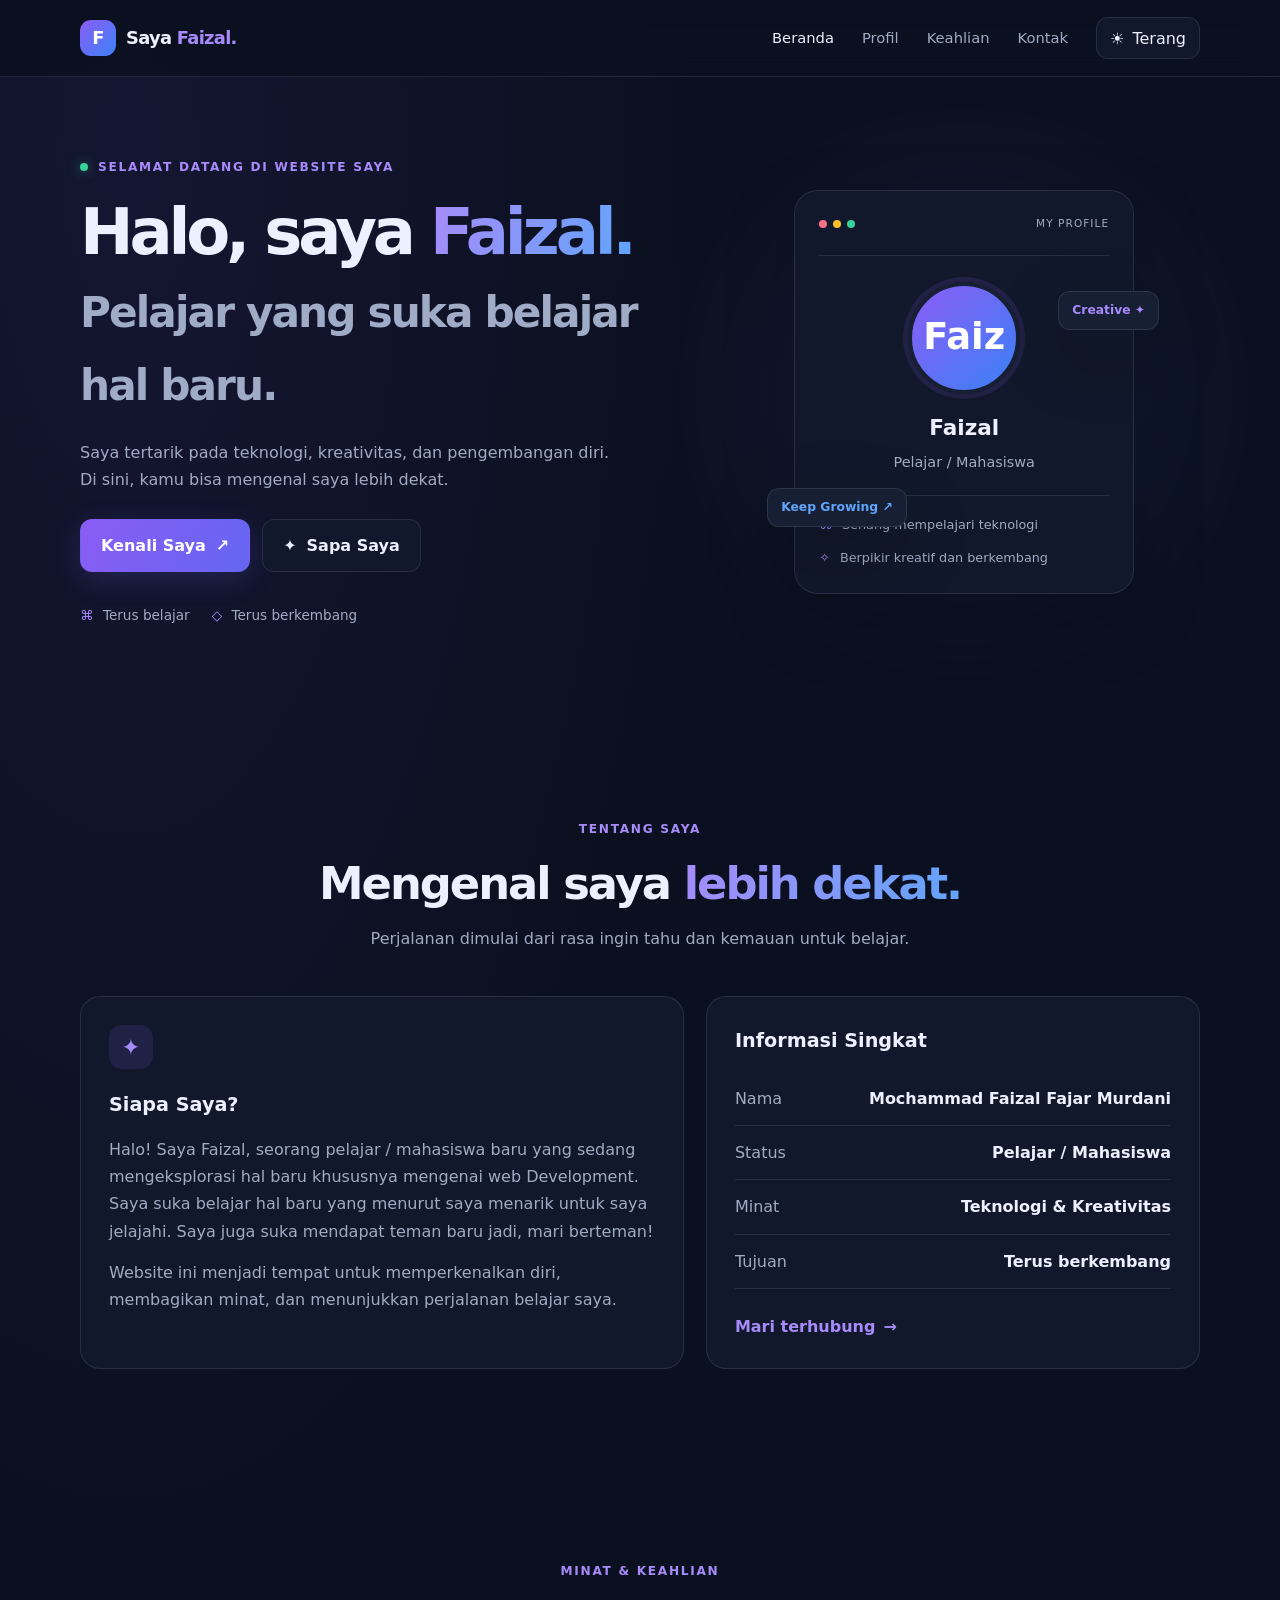
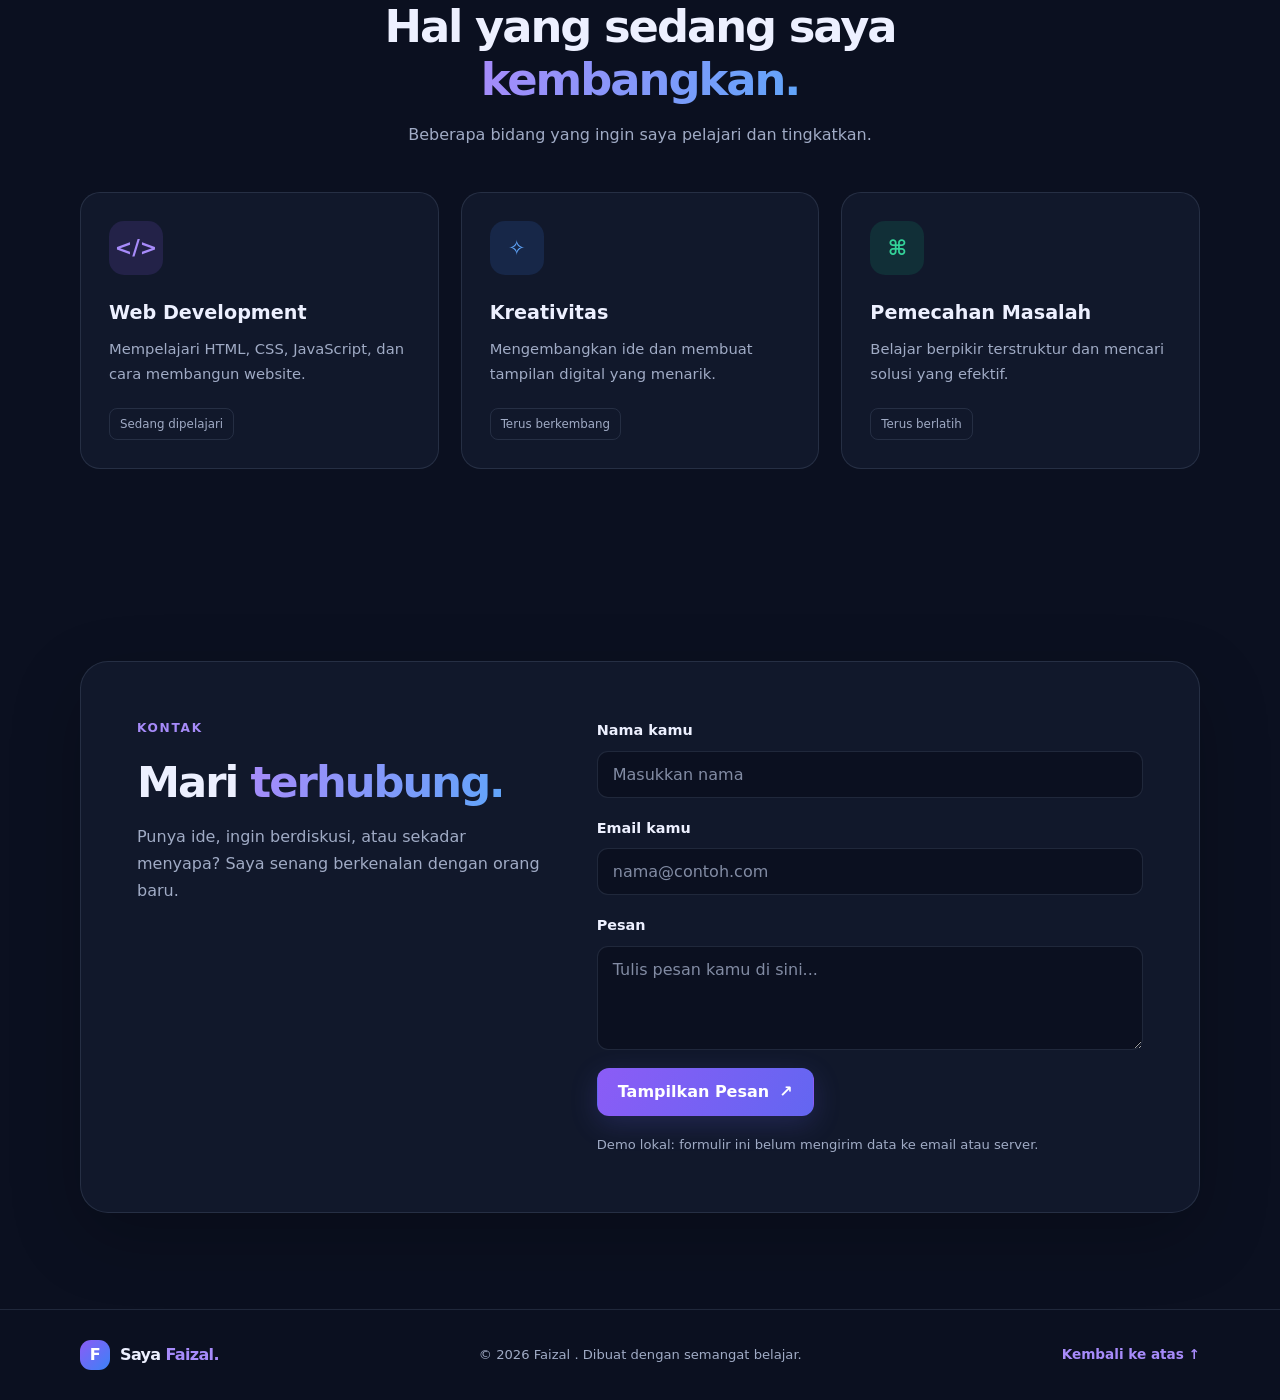
<file: index.html>
<!DOCTYPE html>
<html lang="id">
<head>
  <meta charset="UTF-8">
  <meta name="viewport" content="width=device-width, initial-scale=1.0">
  <meta
    name="Mochammad Faizal Fajar Murdani"
    content="Website profil pribadi Saya, pelajar yang tertarik pada teknologi dan pengembangan web."
  >
  <meta name="theme-color" content="#0b1020">
  <title>Profil Saya | Personal Portfolio</title>
  <link rel="stylesheet" href="style.css">
  <script src="script.js" defer></script>
</head>
<body>
  <a class="skip-link" href="#main">Lewati ke konten utama</a>

  <header class="site-header">
    <nav class="navbar container" aria-label="Navigasi utama">
      <a class="logo" href="#beranda" aria-label="Nama Saya, beranda">
        <span class="logo-mark">F</span>
        <span>Saya <span class="accent">Faizal.</span></span>
      </a>

      <button
        class="menu-toggle"
        id="menuToggle"
        type="button"
        aria-label="Buka menu navigasi"
        aria-expanded="false"
        aria-controls="navLinks"
      >
        <span></span>
        <span></span>
        <span></span>
      </button>

      <div class="nav-links" id="navLinks">
        <a class="nav-link active" href="#beranda">Beranda</a>
        <a class="nav-link" href="#profil">Profil</a>
        <a class="nav-link" href="#keahlian">Keahlian</a>
        <a class="nav-link" href="#kontak">Kontak</a>

        <button
          class="theme-toggle"
          id="themeToggle"
          type="button"
          aria-label="Ganti ke tema terang"
          title="Ganti tema"
        >
          <span id="themeIcon" aria-hidden="true">☀</span>
          <span id="themeLabel">Terang</span>
        </button>
      </div>
    </nav>
  </header>

  <main id="main">
    <section class="hero section container" id="beranda">
      <div class="hero-content">
        <p class="eyebrow">
          <span class="status-dot"></span>
          SELAMAT DATANG DI WEBSITE SAYA
        </p>

        <h1>
          Halo, saya <span class="gradient-text">Faizal.</span>
          <br>
          <span class="hero-subtitle">Pelajar yang suka belajar hal baru.</span>
        </h1>

        <p class="hero-description" id="welcomeText" aria-live="polite">
          Saya tertarik pada teknologi, kreativitas, dan pengembangan diri.
          Di sini, kamu bisa mengenal saya lebih dekat.
        </p>

        <div class="hero-actions">
          <a class="button button-primary" href="#profil">
            Kenali Saya <span aria-hidden="true">↗</span>
          </a>
          <button class="button button-secondary" id="messageButton" type="button">
            <span aria-hidden="true">✦</span> Sapa Saya
          </button>
        </div>

        <div class="hero-meta">
          <span><span class="meta-icon" aria-hidden="true">⌘</span> Terus belajar</span>
          <span><span class="meta-icon" aria-hidden="true">◇</span> Terus berkembang</span>
        </div>
      </div>

      <div class="hero-visual" aria-label="Ilustrasi profil">
        <div class="visual-glow"></div>
        <div class="profile-card">
          <div class="card-top">
            <span class="window-dot dot-red"></span>
            <span class="window-dot dot-yellow"></span>
            <span class="window-dot dot-green"></span>
            <span class="card-label">MY PROFILE</span>
          </div>

          <div class="avatar" aria-hidden="true">Faiz</div>
          <h2>Faizal</h2>
          <p class="profile-role">Pelajar / Mahasiswa</p>

          <div class="profile-divider"></div>

          <div class="profile-detail">
            <span class="detail-icon" aria-hidden="true">⌘</span>
            <span>Senang mempelajari teknologi</span>
          </div>
          <div class="profile-detail">
            <span class="detail-icon" aria-hidden="true">✧</span>
            <span>Berpikir kreatif dan berkembang</span>
          </div>

          <div class="floating-tag tag-top">Creative ✦</div>
          <div class="floating-tag tag-bottom">Keep Growing ↗</div>
        </div>
      </div>
    </section>

    <section class="section container" id="profil">
      <div class="section-heading">
        <p class="eyebrow">TENTANG SAYA</p>
        <h2>Mengenal saya <span class="gradient-text">lebih dekat.</span></h2>
        <p>Perjalanan dimulai dari rasa ingin tahu dan kemauan untuk belajar.</p>
      </div>

      <div class="about-grid">
        <article class="panel about-card">
          <div class="panel-icon" aria-hidden="true">✦</div>
          <h3>Siapa Saya?</h3>
          <p>
            Halo! Saya Faizal, seorang pelajar / mahasiswa baru yang sedang 
            mengeksplorasi hal baru khususnya mengenai web Development. 
            Saya suka belajar hal baru yang menurut saya menarik untuk saya
            jelajahi. Saya juga suka mendapat teman baru jadi, mari berteman!
          </p>
          <p>
            Website ini menjadi tempat untuk memperkenalkan diri,
            membagikan minat, dan menunjukkan perjalanan belajar saya.
          </p>
        </article>

        <article class="panel facts-card">
          <h3>Informasi Singkat</h3>

          <div class="fact-row">
            <span class="fact-label">Nama</span>
            <span class="fact-value">Mochammad Faizal Fajar Murdani</span>
          </div>
          <div class="fact-row">
            <span class="fact-label">Status</span>
            <span class="fact-value">Pelajar / Mahasiswa</span>
          </div>
          <div class="fact-row">
            <span class="fact-label">Minat</span>
            <span class="fact-value">Teknologi & Kreativitas</span>
          </div>
          <div class="fact-row">
            <span class="fact-label">Tujuan</span>
            <span class="fact-value">Terus berkembang</span>
          </div>

          <a class="text-link" href="#kontak">
            Mari terhubung <span aria-hidden="true">→</span>
          </a>
        </article>
      </div>
    </section>

    <section class="section container" id="keahlian">
      <div class="section-heading">
        <p class="eyebrow">MINAT & KEAHLIAN</p>
        <h2>Hal yang sedang saya <span class="gradient-text">kembangkan.</span></h2>
        <p>Beberapa bidang yang ingin saya pelajari dan tingkatkan.</p>
      </div>

      <div class="skills-grid">
        <article class="panel skill-card">
          <div class="skill-icon skill-purple" aria-hidden="true">&lt;/&gt;</div>
          <h3>Web Development</h3>
          <p>Mempelajari HTML, CSS, JavaScript, dan cara membangun website.</p>
          <span class="skill-tag">Sedang dipelajari</span>
        </article>

        <article class="panel skill-card">
          <div class="skill-icon skill-blue" aria-hidden="true">✧</div>
          <h3>Kreativitas</h3>
          <p>Mengembangkan ide dan membuat tampilan digital yang menarik.</p>
          <span class="skill-tag">Terus berkembang</span>
        </article>

        <article class="panel skill-card">
          <div class="skill-icon skill-green" aria-hidden="true">⌘</div>
          <h3>Pemecahan Masalah</h3>
          <p>Belajar berpikir terstruktur dan mencari solusi yang efektif.</p>
          <span class="skill-tag">Terus berlatih</span>
        </article>
      </div>
    </section>

    <section class="section container" id="kontak">
      <div class="contact-panel">
        <div class="section-heading">
          <p class="eyebrow">KONTAK</p>
          <h2>Mari <span class="gradient-text">terhubung.</span></h2>
          <p>
            Punya ide, ingin berdiskusi, atau sekadar menyapa?
            Saya senang berkenalan dengan orang baru.
          </p>
        </div>

        <form id="contactForm" class="contact-form">
          <div class="form-group">
            <label for="contactName">Nama kamu</label>
            <input
              id="contactName"
              name="name"
              type="text"
              placeholder="Masukkan nama"
              autocomplete="name"
              maxlength="80"
              required
            >
          </div>

          <div class="form-group">
            <label for="contactEmail">Email kamu</label>
            <input
              id="contactEmail"
              name="email"
              type="email"
              placeholder="nama@contoh.com"
              autocomplete="email"
              maxlength="254"
              required
            >
          </div>

          <div class="form-group">
            <label for="contactMessage">Pesan</label>
            <textarea
              id="contactMessage"
              name="message"
              rows="4"
              placeholder="Tulis pesan kamu di sini..."
              maxlength="1000"
              required
            ></textarea>
          </div>

          <button class="button button-primary submit-button" type="submit">
            Tampilkan Pesan <span aria-hidden="true">↗</span>
          </button>

          <p class="form-note">
            Demo lokal: formulir ini belum mengirim data ke email atau server.
          </p>
          <p class="form-status" id="formStatus" role="status" aria-live="polite"></p>
        </form>
      </div>
    </section>
  </main>

  <footer class="site-footer">
    <div class="container footer-inner">
      <a class="logo footer-logo" href="#beranda">
        <span class="logo-mark">F</span>
        <span>Saya <span class="accent">Faizal.</span></span>
      </a>
      <p>© <span id="currentYear"></span> Faizal . Dibuat dengan semangat belajar.</p>
      <a class="back-to-top" href="#beranda">Kembali ke atas ↑</a>
    </div>
  </footer>
</body>
</html>
</file>
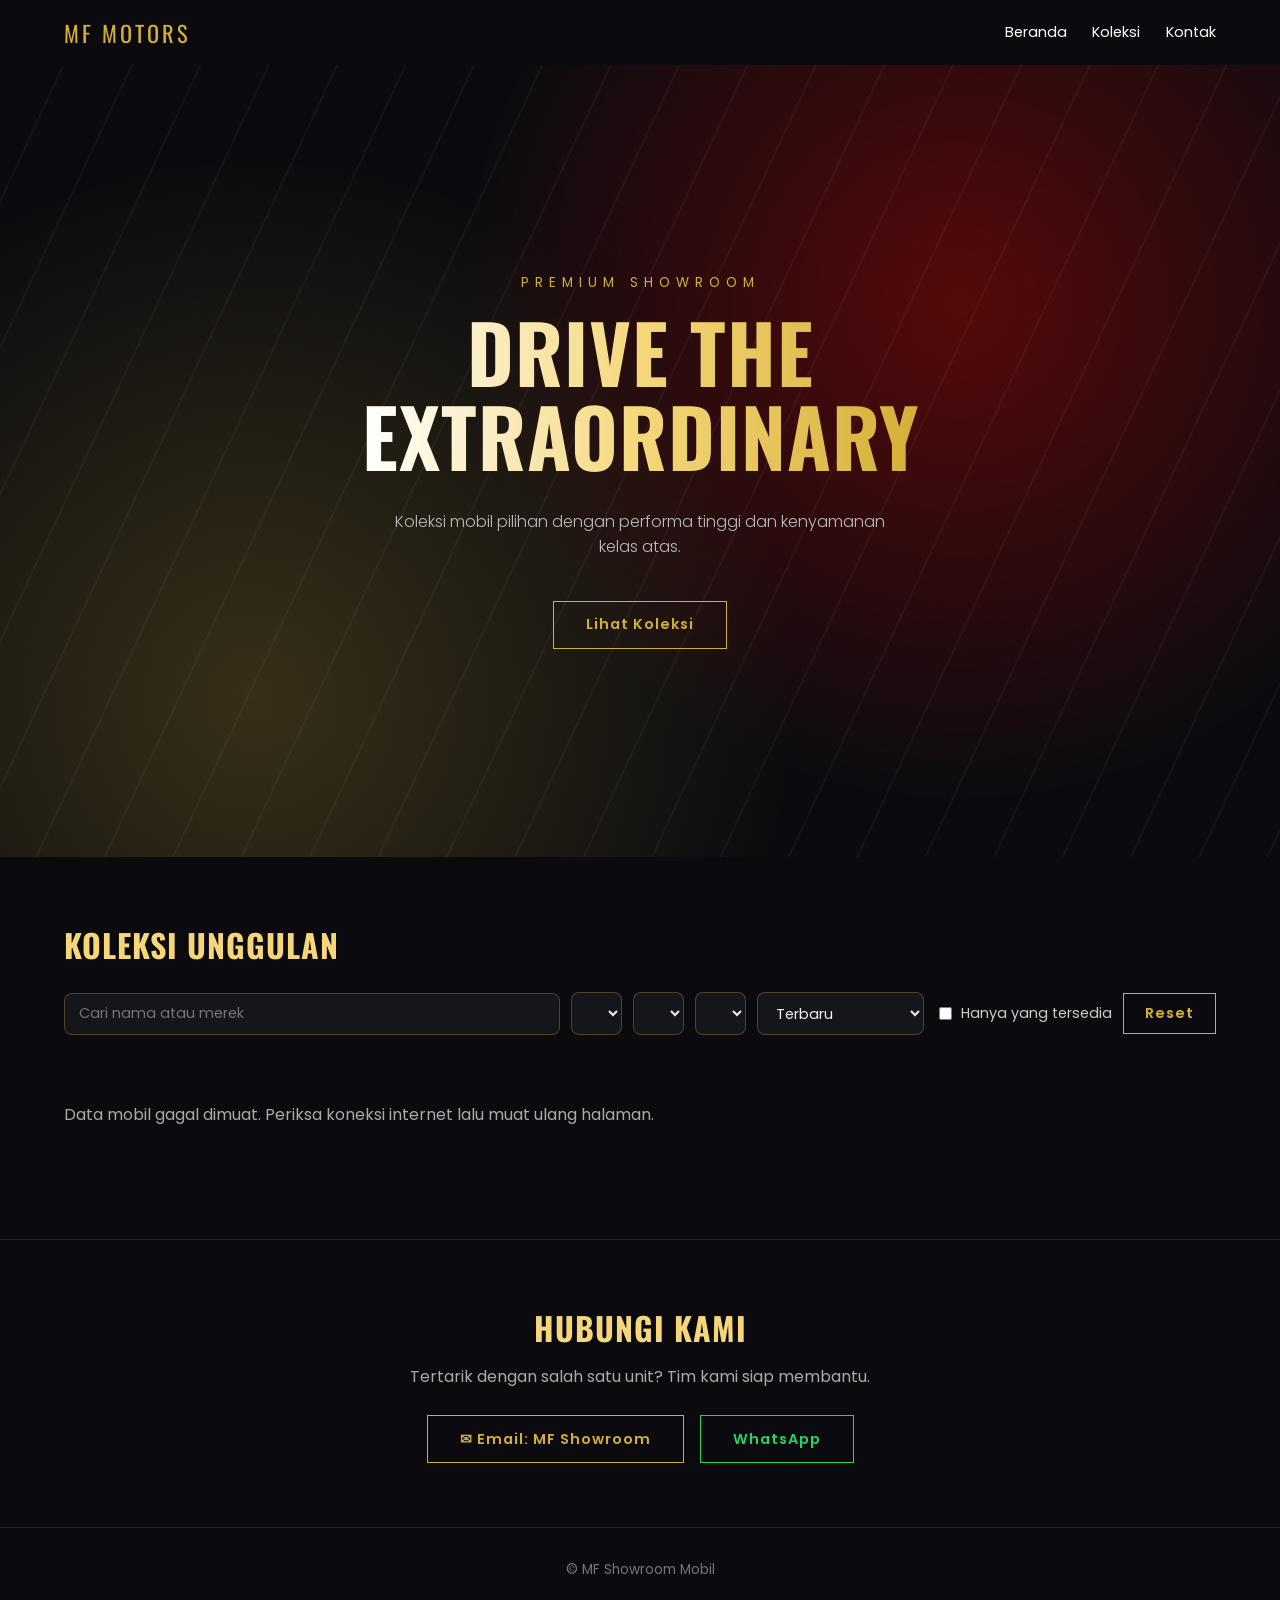
<file: index (1).html>
<!DOCTYPE html>
<html lang="id">
<head>
<meta charset="utf-8">
<meta name="viewport" content="width=device-width, initial-scale=1">
<title>DNC Motors | Showroom Mobil</title>
<link rel="preconnect" href="https://fonts.googleapis.com">
<link rel="stylesheet" href="https://fonts.googleapis.com/css2?family=Oswald:wght@500;700&family=Poppins:wght@300;400;600&display=swap">
<style>
:root{--gold:#d4af37;--gold-soft:#f5d77a;--dark:#0b0b0f;--dark-2:#15151c;--red:#e10600}
*{box-sizing:border-box}
html{scroll-behavior:smooth}
body{margin:0;background:var(--dark);color:#eee;font-family:'Poppins',system-ui,sans-serif}
h1,h2,h3{font-family:'Oswald',Impact,sans-serif;letter-spacing:1px;text-transform:uppercase;margin:0}
a:focus-visible,button:focus-visible,input:focus-visible,select:focus-visible{outline:2px solid var(--gold);outline-offset:2px}

nav{position:sticky;top:0;z-index:100;display:flex;justify-content:space-between;align-items:center;padding:1rem 5%;
  background:rgba(11,11,15,.6);backdrop-filter:blur(10px);transition:.3s}
nav.scrolled{background:rgba(11,11,15,.95);box-shadow:0 4px 25px rgba(212,175,55,.2)}
.logo{font-family:'Oswald',sans-serif;font-size:1.4rem;color:var(--gold);letter-spacing:3px;text-decoration:none}
.links{display:flex;gap:1.6rem}
.links a{position:relative;color:#fff;text-decoration:none;font-size:.9rem;transition:color .3s}
.links a::after{content:"";position:absolute;left:0;bottom:-4px;width:0;height:2px;background:var(--gold);transition:width .3s}
.links a:hover{color:var(--gold)}.links a:hover::after{width:100%}

.hero{position:relative;min-height:88vh;display:flex;flex-direction:column;justify-content:center;align-items:center;text-align:center;
  padding:2rem 5%;overflow:hidden;
  background:radial-gradient(circle at 75% 30%,rgba(225,6,0,.35),transparent 45%),radial-gradient(circle at 20% 80%,rgba(212,175,55,.22),transparent 45%),var(--dark)}
.hero::before{content:"";position:absolute;inset:-50%;background:repeating-linear-gradient(115deg,transparent 0 60px,rgba(255,255,255,.035) 60px 62px);animation:drift 12s linear infinite}
@keyframes drift{to{transform:translateX(124px)}}
.hero>*{position:relative;z-index:1}
.hero small{color:var(--gold);letter-spacing:6px;text-transform:uppercase}
.hero h1{font-size:clamp(2.4rem,7vw,5rem);margin:1rem 0;line-height:1.05;
  background:linear-gradient(90deg,#fff,var(--gold-soft),var(--gold));-webkit-background-clip:text;background-clip:text;color:transparent}
.hero p{max-width:520px;color:#bbb;font-weight:300}

.btn{position:relative;overflow:hidden;display:inline-block;border:1px solid var(--gold);background:transparent;color:var(--gold);
  padding:.8rem 2rem;margin-top:1.6rem;font:600 .9rem 'Poppins',sans-serif;letter-spacing:1px;text-decoration:none;cursor:pointer;transition:.3s}
.btn::before{content:"";position:absolute;top:0;left:-100%;width:60%;height:100%;background:linear-gradient(120deg,transparent,rgba(255,255,255,.5),transparent);transform:skewX(-20deg)}
.btn:hover{background:var(--gold);color:#000;box-shadow:0 0 22px rgba(212,175,55,.6)}
.btn:hover::before{left:140%;transition:.7s}

#koleksi{padding:4rem 5%}
#koleksi h2{font-size:2rem;color:var(--gold-soft)}
.tools{display:flex;flex-wrap:wrap;gap:.7rem;align-items:center;margin:1.5rem 0 .6rem}
.tools input,.tools select{background:var(--dark-2);color:#eee;border:1px solid rgba(212,175,55,.3);border-radius:8px;padding:.6rem .9rem;font:400 .9rem 'Poppins',sans-serif}
.tools input{flex:1 1 220px}
.tools label{display:flex;align-items:center;gap:.4rem;font-size:.9rem;color:#ccc}
.tools input[type=checkbox]{flex:none;accent-color:var(--gold)}
.tools .btn{margin:0;padding:.55rem 1.3rem}
#hitung{color:#999;font-size:.85rem;margin:0 0 1.2rem}
#grid{display:grid;grid-template-columns:repeat(auto-fill,minmax(270px,1fr));gap:1.5rem}
.msg{grid-column:1/-1;color:#aaa;padding:2rem 0}

.card{background:var(--dark-2);border:1px solid rgba(212,175,55,.15);border-radius:14px;overflow:hidden;
  opacity:0;transform:translateY(40px);transition:opacity .8s,transform .25s ease,box-shadow .3s,border-color .3s}
.card.show{opacity:1;transform:none}
.card:hover{border-color:var(--gold);box-shadow:0 15px 40px rgba(212,175,55,.25)}
.img{position:relative;overflow:hidden;height:190px;background:#1d1d26;cursor:pointer}
.img:focus-visible{outline:2px solid var(--gold);outline-offset:-2px}
.img img{width:100%;height:100%;object-fit:cover;display:block;transition:transform .6s}
.card:hover .img img{transform:scale(1.08)}
.badge{position:absolute;top:12px;right:12px;padding:.25rem .8rem;border-radius:20px;font-size:.75rem;font-weight:600;background:var(--gold);color:#000}
.card.sold .img img{filter:grayscale(1) brightness(.6)}
.card.sold .badge{background:var(--red);color:#fff}
.body{padding:1rem 1.2rem 1.4rem}
.body small{color:var(--gold);letter-spacing:1px;text-transform:uppercase}
.body h3{margin:.4rem 0;font-size:1.05rem}
.body p{color:#aaa;margin:0 0 .6rem;font-size:.9rem}
.body strong{color:var(--gold-soft);font-size:1.15rem}

/* Modal detail */
body:has(dialog[open]){overflow:hidden}
dialog{width:min(560px,92vw);max-height:90vh;padding:0;border:1px solid var(--gold);border-radius:16px;
  background:var(--dark-2);color:#eee;overflow:auto;box-shadow:0 20px 70px rgba(212,175,55,.3)}
dialog::backdrop{background:rgba(0,0,0,.75);backdrop-filter:blur(4px)}
dialog[open]{animation:muncul .3s ease}
@keyframes muncul{from{opacity:0;transform:translateY(20px) scale(.97)}}
.m-wrap{position:relative}
.m-close{position:absolute;top:10px;left:10px;z-index:2;width:36px;height:36px;border:0;border-radius:50%;
  background:rgba(0,0,0,.6);color:#fff;font-size:1.5rem;line-height:1;cursor:pointer;transition:.3s}
.m-close:hover{background:var(--gold);color:#000}
.m-img{position:relative;height:280px;background:#1d1d26}
.m-img img{width:100%;height:100%;object-fit:cover;display:block}
.m-img .badge{top:12px;right:12px}
.m-img.sold img{filter:grayscale(1) brightness(.6)}
.m-img.sold .badge{background:var(--red);color:#fff}
.m-body{padding:1.2rem 1.5rem 1.6rem}
.m-body small{color:var(--gold);letter-spacing:1px;text-transform:uppercase}
.m-body h3{margin:.4rem 0;font-size:1.5rem}
.m-body strong{color:var(--gold-soft);font-size:1.4rem}
dl{display:grid;grid-template-columns:repeat(2,1fr);gap:.8rem 1rem;margin:1.2rem 0 0}
dl div{padding:.7rem .9rem;border:1px solid rgba(212,175,55,.2);border-radius:8px}
dt{font-size:.75rem;color:#999;text-transform:uppercase;letter-spacing:1px}
dd{margin:.2rem 0 0;font-size:.95rem}
.m-body .btn{display:block;text-align:center;margin-top:1.4rem}

/* Kontak */
#kontak{padding:4rem 5%;text-align:center;border-top:1px solid rgba(212,175,55,.15)}
#kontak h2{font-size:2rem;color:var(--gold-soft)}
#kontak p{color:#aaa;margin:.8rem 0 0}
.kontak{display:flex;flex-wrap:wrap;gap:1rem;justify-content:center}
.btn.wa{border-color:#25d366;color:#25d366}
.btn.wa:hover{background:#25d366;color:#000;box-shadow:0 0 22px rgba(37,211,102,.6)}

footer{padding:2rem 5%;text-align:center;color:#777;font-size:.85rem;border-top:1px solid rgba(212,175,55,.15)}
@media(max-width:600px){.links{display:none}}
@media(prefers-reduced-motion:reduce){.hero::before{animation:none}.card{transition:none;opacity:1;transform:none}html{scroll-behavior:auto}dialog[open]{animation:none}}
</style>
</head>
<body>
<nav id="nav">
  <a class="logo" href="#">MF MOTORS</a>
  <div class="links"><a href="#">Beranda</a><a href="#koleksi">Koleksi</a><a href="#kontak">Kontak</a></div>
</nav>

<header class="hero">
  <small>Premium Showroom</small>
  <h1>Drive The<br>Extraordinary</h1>
  <p>Koleksi mobil pilihan dengan performa tinggi dan kenyamanan kelas atas.</p>
  <a href="#koleksi" class="btn">Lihat Koleksi</a>
</header>

<section id="koleksi">
  <h2>Koleksi Unggulan</h2>
  <div class="tools">
    <input id="cari" type="search" placeholder="Cari nama atau merek" aria-label="Cari nama atau merek">
    <select id="fBrand" aria-label="Merek"></select>
    <select id="fTrans" aria-label="Transmisi"></select>
    <select id="fBbm" aria-label="Bahan bakar"></select>
    <select id="urut" aria-label="Urutkan">
      <option value="baru">Terbaru</option>
      <option value="murah">Harga termurah</option>
      <option value="mahal">Harga termahal</option>
      <option value="tahun">Tahun terbaru</option>
    </select>
    <label><input id="fSedia" type="checkbox"> Hanya yang tersedia</label>
    <button id="reset" class="btn" type="button">Reset</button>
  </div>
  <p id="hitung"></p>
  <div id="grid"><p class="msg">Memuat unit terbaru...</p></div>
</section>

<section id="kontak">
  <h2>Hubungi Kami</h2>
  <p>Tertarik dengan salah satu unit? Tim kami siap membantu.</p>
  <div class="kontak">
    <a id="kEmail" class="btn" href="#">&#9993; Email: MF Showroom</a>
    <a id="kWa" class="btn wa" href="#" target="_blank" rel="noopener">WhatsApp</a>
  </div>
</section>

<dialog id="modal" aria-labelledby="mNama">
  <div class="m-wrap">
    <button type="button" class="m-close" id="mTutup" aria-label="Tutup">&times;</button>
    <div class="m-img" id="mImg">
      <img id="mFoto" alt="">
      <span class="badge" id="mBadge"></span>
    </div>
    <div class="m-body">
      <small id="mMerek"></small>
      <h3 id="mNama"></h3>
      <strong id="mHarga"></strong>
      <dl id="mSpek"></dl>
      <a id="mWa" class="btn wa" href="#" target="_blank" rel="noopener">Tanya via WhatsApp</a>
    </div>
  </div>
</dialog>

<footer>&copy; MF Showroom Mobil</footer>

<script>
const API = 'https://api-web.dnccudinus.org/api/mobil';
const $ = id => document.getElementById(id);
const rp = n => 'Rp ' + Number(n).toLocaleString('id-ID');
const esc = s => String(s ?? '').replace(/[&<>"']/g, c => ({'&':'&amp;','<':'&lt;','>':'&gt;','"':'&quot;',"'":'&#39;'}[c]));
const tgl = s => s ? new Date(s).toLocaleDateString('id-ID', { day: 'numeric', month: 'long', year: 'numeric' }) : '-';
let data = [];

/* Kontak (nilai contoh, ganti dengan data asli nanti) */
const WA_NOMOR = '62800000000';   // format: 62 + nomor tanpa 0 di depan
const EMAIL = 'MF Showroom@gmail.com';
const waLink = teks => `https://wa.me/${WA_NOMOR}?text=${encodeURIComponent(teks)}`;
$('kEmail').href = `mailto:${EMAIL}?subject=${encodeURIComponent('Tanya unit - MF Showroom')}`;
$('kWa').href = waLink('Halo MF Showroom, saya ingin bertanya tentang unit mobil.');

/* Navbar */
addEventListener('scroll', () => $('nav').classList.toggle('scrolled', scrollY > 40), { passive: true });

/* Animasi muncul saat scroll */
const io = new IntersectionObserver(es => es.forEach(e => {
  if (e.isIntersecting) { e.target.classList.add('show'); io.unobserve(e.target); }
}), { threshold: .12 });

/* Efek miring 3D pada kartu */
document.addEventListener('mousemove', e => {
  const c = e.target.closest('.card'); if (!c) return;
  const r = c.getBoundingClientRect();
  const x = (e.clientX - r.left) / r.width - .5, y = (e.clientY - r.top) / r.height - .5;
  c.style.transform = `perspective(800px) rotateY(${x * 8}deg) rotateX(${-y * 8}deg) translateY(-6px)`;
});
document.addEventListener('mouseout', e => {
  const c = e.target.closest('.card');
  if (c && !c.contains(e.relatedTarget)) c.style.transform = '';
});

/* Isi pilihan filter dari data */
const isiPilihan = (id, label, key) => {
  const nilai = [...new Set(data.map(m => m[key]).filter(Boolean))].sort();
  $(id).innerHTML = `<option value="">${label}</option>` + nilai.map(v => `<option>${esc(v)}</option>`).join('');
};

/* Saring, urutkan, tampilkan */
function render() {
  const q = $('cari').value.trim().toLowerCase();
  let hasil = data.filter(m =>
    (!q || `${m.nama} ${m.brand}`.toLowerCase().includes(q)) &&
    (!$('fBrand').value || m.brand === $('fBrand').value) &&
    (!$('fTrans').value || m.transmisi === $('fTrans').value) &&
    (!$('fBbm').value || m.bahan_bakar === $('fBbm').value) &&
    (!$('fSedia').checked || m.status === 'tersedia'));

  const urut = { baru: (a, b) => b.id - a.id, murah: (a, b) => a.harga - b.harga,
                 mahal: (a, b) => b.harga - a.harga, tahun: (a, b) => b.tahun - a.tahun }[$('urut').value];
  hasil.sort(urut);

  $('hitung').textContent = `${hasil.length} unit ditemukan`;
  $('grid').innerHTML = hasil.length ? hasil.map(m => `
    <article class="card ${m.status === 'sold' ? 'sold' : ''}">
      <div class="img" role="button" tabindex="0" data-id="${esc(m.id)}" aria-label="Lihat detail ${esc(m.nama)}">
        <img src="${esc(m.foto)}" alt="${esc(m.nama)}" loading="lazy" onerror="this.style.display='none'">
        <span class="badge">${m.status === 'sold' ? 'Terjual' : 'Tersedia'}</span>
      </div>
      <div class="body">
        <small>${esc(m.brand)} • ${esc(m.tahun)}</small>
        <h3>${esc(m.nama)}</h3>
        <p>${esc(m.transmisi)} • ${esc(m.bahan_bakar)}</p>
        <strong>${rp(m.harga)}</strong>
      </div>
    </article>`).join('')
    : '<p class="msg">Tidak ada mobil yang cocok. Ubah atau reset filter.</p>';
  $('grid').querySelectorAll('.card').forEach(el => io.observe(el));
}

['cari', 'fBrand', 'fTrans', 'fBbm', 'urut', 'fSedia'].forEach(id => $(id).addEventListener(id === 'cari' ? 'input' : 'change', render));
$('reset').onclick = () => {
  ['cari', 'fBrand', 'fTrans', 'fBbm'].forEach(id => $(id).value = '');
  $('urut').value = 'baru'; $('fSedia').checked = false; render();
};

/* Modal detail mobil */
const modal = $('modal');

function bukaDetail(id) {
  const m = data.find(x => String(x.id) === String(id));
  if (!m) return;
  const sold = m.status === 'sold';

  $('mFoto').src = m.foto || ''; $('mFoto').alt = m.nama;
  $('mFoto').style.display = '';
  $('mFoto').onerror = function () { this.style.display = 'none'; };
  $('mBadge').textContent = sold ? 'Terjual' : 'Tersedia';
  $('mImg').classList.toggle('sold', sold);
  $('mMerek').textContent = `${m.brand ?? ''} • ${m.tahun ?? ''}`;
  $('mNama').textContent = m.nama;
  $('mHarga').textContent = rp(m.harga);

  const spek = [
    ['Merek', m.brand], ['Tahun', m.tahun],
    ['Transmisi', m.transmisi], ['Bahan bakar', m.bahan_bakar],
    ['Status', sold ? 'Terjual' : 'Tersedia'], ['Ditambahkan', tgl(m.created_at)]
  ];
  $('mSpek').innerHTML = spek.map(([k, v]) =>
    `<div><dt>${esc(k)}</dt><dd>${esc(v ?? '-')}</dd></div>`).join('');

  $('mWa').href = waLink(`Halo MF Showroom, saya tertarik dengan ${m.nama} (${m.tahun}) harga ${rp(m.harga)}. Apakah masih tersedia?`);
  modal.showModal();
}

document.addEventListener('click', e => {
  const el = e.target.closest('.img[data-id]');
  if (el) bukaDetail(el.dataset.id);
});
document.addEventListener('keydown', e => {
  if ((e.key === 'Enter' || e.key === ' ') && e.target.matches('.img[data-id]')) {
    e.preventDefault(); bukaDetail(e.target.dataset.id);
  }
});
$('mTutup').onclick = () => modal.close();
modal.addEventListener('click', e => { if (e.target === modal) modal.close(); });

/* Ambil data dari API */
(async () => {
  try {
    const res = await fetch(API);
    if (!res.ok) throw new Error(res.status);
    data = (await res.json()).data || [];
    isiPilihan('fBrand', 'Semua merek', 'brand');
    isiPilihan('fTrans', 'Semua transmisi', 'transmisi');
    isiPilihan('fBbm', 'Semua bahan bakar', 'bahan_bakar');
    render();
  } catch {
    $('grid').innerHTML = '<p class="msg">Data mobil gagal dimuat. Periksa koneksi internet lalu muat ulang halaman.</p>';
  }
})();
</script>
</body>
</html>
</file>
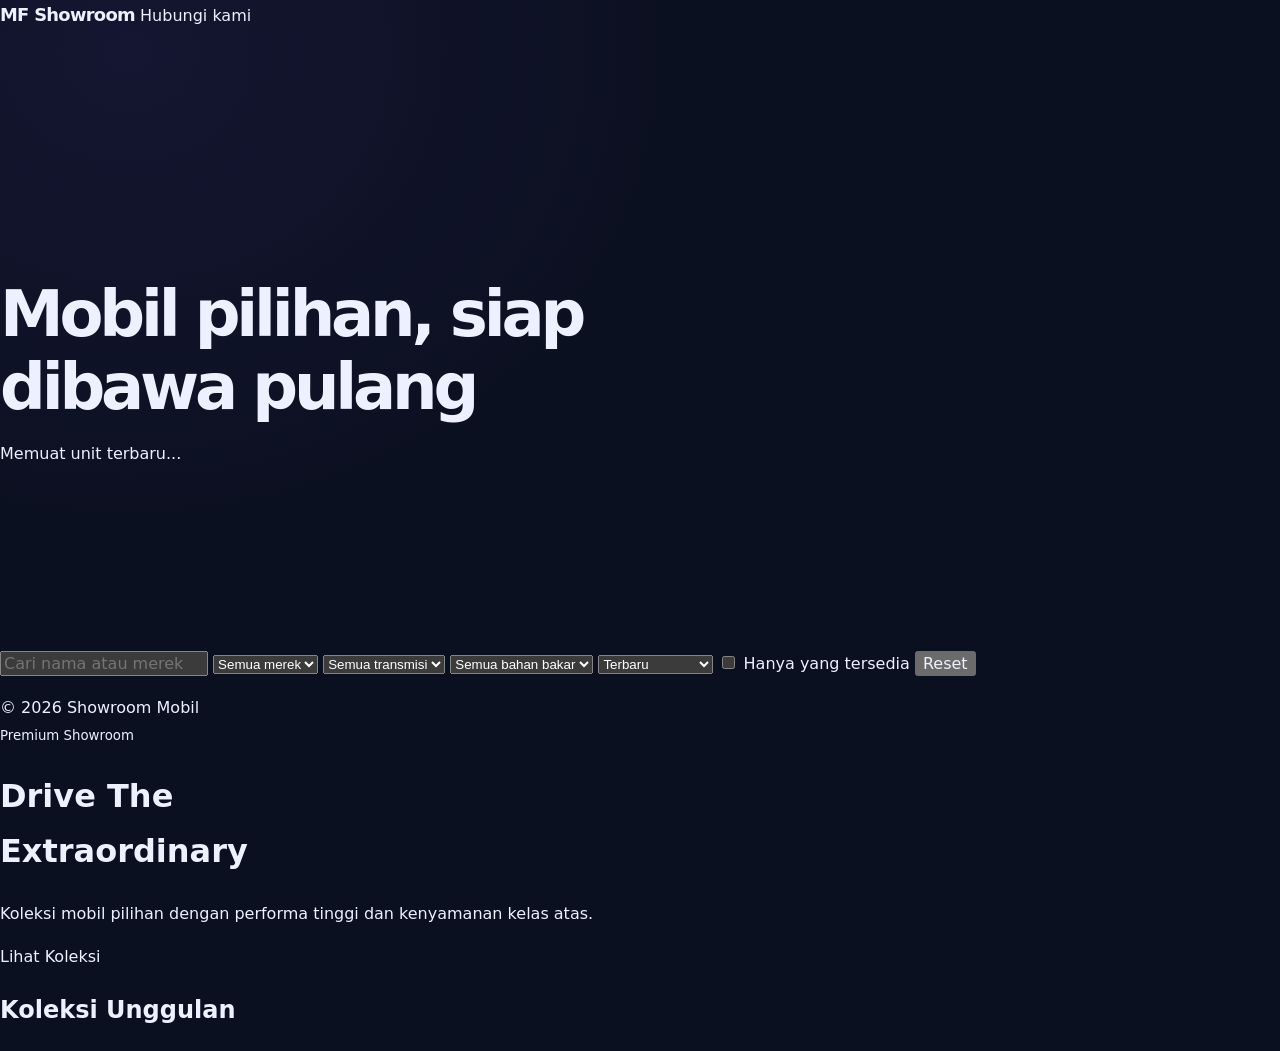
<file: index copy.html>
<!DOCTYPE html>
<html lang="id">
<head>
  <meta charset="UTF-8">
  <meta name="viewport" content="width=device-width, initial-scale=1">
  <title>Welcome To Our Showroom</title>
  <link rel="preconnect" href="https://fonts.googleapis.com">
  <link rel="preconnect" href="https://fonts.gstatic.com" crossorigin>
  <link href="https://fonts.googleapis.com/css2?family=Archivo:wght@400;600;800&display=swap" rel="stylesheet">
  <link rel="stylesheet" href="style.css">
</head>
<body>
  <header class="top">
    <strong class="logo">MF Showroom</strong>
    <a class="btn small" id="waTop" target="_blank" rel="noopener">Hubungi kami</a>
  </header>

  <section class="hero">
    <div class="hero-text">
      <h1>Mobil pilihan, siap dibawa pulang</h1>
      <p id="heroSub">Memuat unit terbaru...</p>
      <button class="btn light" id="heroBtn" type="button" hidden>Lihat unit terbaru</button>
    </div>
    <figure class="hero-img" id="heroImg" hidden>
      <img alt="">
      <figcaption></figcaption>
    </figure>
  </section>

  <main>
    <form class="filters" id="filters">
      <input type="search" name="q" placeholder="Cari nama atau merek" aria-label="Cari mobil">
      <select name="brand" aria-label="Merek"><option value="">Semua merek</option></select>
      <select name="transmisi" aria-label="Transmisi"><option value="">Semua transmisi</option></select>
      <select name="bahan_bakar" aria-label="Bahan bakar"><option value="">Semua bahan bakar</option></select>
      <select name="urut" aria-label="Urutkan">
        <option value="baru">Terbaru</option>
        <option value="murah">Harga terendah</option>
        <option value="mahal">Harga tertinggi</option>
        <option value="tahun">Tahun terbaru</option>
      </select>
      <label class="check"><input type="checkbox" name="tersedia"> Hanya yang tersedia</label>
      <button class="btn ghost small" type="reset">Reset</button>
    </form>

    <p class="info" id="info" aria-live="polite"></p>
    <div class="grid" id="grid"></div>
  </main>

  <footer>&copy; 2026 Showroom Mobil</footer>

  <dialog id="modal"></dialog>
  <script src="script.js"></script>
</body>
</html>
<header class="sl-hero">
  <small>Premium Showroom</small>
  <h1>Drive The<br>Extraordinary</h1>
  <p>Koleksi mobil pilihan dengan performa tinggi dan kenyamanan kelas atas.</p>
  <a href="#sl-koleksi" class="sl-btn">Lihat Koleksi</a>
</header>

<section id="sl-koleksi">
  <h2>Koleksi Unggulan</h2>
  <div id="sl-filter"></div>
  <div id="sl-grid"></div>
</section>
</file>
<file: style.css>
/* =========================
   1. Variabel dan tema
   ========================= */
:root {
  color-scheme: dark;
  --bg: #0b1020;
  --surface: #11182b;
  --surface-strong: #171f35;
  --text: #edf0ff;
  --muted: #a0abc5;
  --border: rgba(165, 180, 220, 0.14);
  --accent: #a78bfa;
  --accent-strong: #8b5cf6;
  --blue: #60a5fa;
  --header-bg: rgba(11, 16, 32, 0.88);
  --shadow: 0 24px 70px rgba(0, 0, 0, 0.22);
  --radius: 20px;
  --container: 1120px;
}

html[data-theme="light"] {
  color-scheme: light;
  --bg: #f7f8fc;
  --surface: #ffffff;
  --surface-strong: #eef1fa;
  --text: #172039;
  --muted: #65708a;
  --border: rgba(35, 48, 80, 0.13);
  --accent: #7044d9;
  --accent-strong: #6235cb;
  --blue: #2563eb;
  --header-bg: rgba(247, 248, 252, 0.9);
  --shadow: 0 24px 70px rgba(30, 41, 70, 0.09);
}

* {
  box-sizing: border-box;
}

html {
  scroll-behavior: smooth;
  scroll-padding-top: 100px;
}

body {
  margin: 0;
  min-width: 320px;
  background:
    radial-gradient(ellipse at 10% 5%, rgba(105, 75, 200, 0.1), transparent 35%),
    var(--bg);
  color: var(--text);
  font-family: system-ui, -apple-system, BlinkMacSystemFont, "Segoe UI",
    sans-serif;
  font-size: 16px;
  line-height: 1.7;
  transition: background-color 0.25s, color 0.25s;
}

body,
button,
input,
textarea {
  font-family: system-ui, -apple-system, BlinkMacSystemFont, "Segoe UI",
    sans-serif;
}

a {
  color: inherit;
  text-decoration: none;
}

button,
input,
textarea {
  font-size: inherit;
}

button,
a {
  -webkit-tap-highlight-color: transparent;
}

button {
  color: inherit;
}

button:focus-visible,
a:focus-visible,
input:focus-visible,
textarea:focus-visible {
  outline: 3px solid var(--blue);
  outline-offset: 4px;
}

::selection {
  background: var(--accent-strong);
  color: #fff;
}

.container {
  width: min(var(--container), calc(100% - 48px));
  margin-inline: auto;
}

.section {
  padding-block: 96px;
}

.accent {
  color: var(--accent);
}

.gradient-text {
  color: var(--accent);
  background: linear-gradient(110deg, var(--accent), var(--blue));
  -webkit-background-clip: text;
  background-clip: text;
  -webkit-text-fill-color: transparent;
}

.skip-link {
  position: fixed;
  z-index: 1000;
  top: 8px;
  left: 8px;
  padding: 10px 16px;
  border-radius: 8px;
  background: var(--surface);
  transform: translateY(-150%);
}

.skip-link:focus {
  transform: translateY(0);
}

/* =========================
   2. Navigasi
   ========================= */
.site-header {
  position: sticky;
  z-index: 100;
  top: 0;
  border-bottom: 1px solid var(--border);
  background: var(--header-bg);
  backdrop-filter: blur(16px);
}

.navbar {
  min-height: 76px;
  display: flex;
  align-items: center;
  justify-content: space-between;
  gap: 24px;
}

.logo {
  display: inline-flex;
  align-items: center;
  gap: 10px;
  font-size: 1.12rem;
  font-weight: 800;
  letter-spacing: -0.04em;
  white-space: nowrap;
}

.logo-mark {
  display: grid;
  width: 36px;
  height: 36px;
  place-items: center;
  border-radius: 11px;
  background: linear-gradient(135deg, #8b5cf6, #3b82f6);
  color: #fff;
}

.nav-links {
  display: flex;
  align-items: center;
  gap: 28px;
}

.nav-link {
  color: var(--muted);
  font-size: 0.92rem;
  transition: color 0.2s;
}

.nav-link:hover,
.nav-link.active {
  color: var(--text);
}

.theme-toggle {
  display: inline-flex;
  align-items: center;
  justify-content: center;
  gap: 8px;
  min-height: 42px;
  padding: 8px 13px;
  border: 1px solid var(--border);
  border-radius: 12px;
  background: var(--surface);
  cursor: pointer;
}

.theme-toggle:hover {
  border-color: var(--accent);
}

.menu-toggle {
  display: none;
  width: 44px;
  height: 44px;
  padding: 10px;
  border: 1px solid var(--border);
  border-radius: 12px;
  background: var(--surface);
  cursor: pointer;
}

.menu-toggle span {
  display: block;
  width: 100%;
  height: 2px;
  margin-block: 5px;
  border-radius: 2px;
  background: var(--text);
}

/* =========================
   3. Tombol dan heading
   ========================= */
.button {
  display: inline-flex;
  min-height: 48px;
  align-items: center;
  justify-content: center;
  gap: 10px;
  padding: 12px 20px;
  border: 1px solid transparent;
  border-radius: 12px;
  font-weight: 700;
  cursor: pointer;
  transition: transform 0.2s, border-color 0.2s, background 0.2s;
}

.button:hover {
  transform: translateY(-2px);
}

.button-primary {
  background: linear-gradient(120deg, #8b5cf6, #6366f1);
  color: #fff;
  box-shadow: 0 8px 28px rgba(99, 102, 241, 0.2);
}

.button-primary:hover {
  background: linear-gradient(120deg, #7c3aed, #4f46e5);
}

.button-secondary {
  border-color: var(--border);
  background: var(--surface);
  color: var(--text);
}

.button-secondary:hover {
  border-color: var(--accent);
}

.eyebrow {
  display: flex;
  align-items: center;
  gap: 10px;
  margin: 0 0 18px;
  color: var(--accent);
  font-size: 0.76rem;
  font-weight: 800;
  letter-spacing: 0.14em;
}

.status-dot {
  width: 8px;
  height: 8px;
  flex: 0 0 auto;
  border-radius: 50%;
  background: #34d399;
  box-shadow: 0 0 12px rgba(52, 211, 153, 0.5);
}

.section-heading {
  max-width: 690px;
  margin: 0 auto 44px;
  text-align: center;
}

.section-heading .eyebrow {
  justify-content: center;
}

.section-heading h2 {
  margin: 0 0 14px;
  font-size: clamp(1.9rem, 4vw, 2.8rem);
  line-height: 1.2;
  letter-spacing: -0.045em;
}

.section-heading > p:last-child {
  margin: 0;
  color: var(--muted);
}

/* =========================
   4. Hero dan kartu profil
   ========================= */
.hero {
  min-height: 620px;
  display: grid;
  grid-template-columns: 1.1fr 0.9fr;
  align-items: center;
  gap: 72px;
  padding-top: 80px;
}

.hero h1 {
  margin: 0;
  font-size: clamp(2.4rem, 5vw, 4.25rem);
  line-height: 1.14;
  letter-spacing: -0.065em;
}

.hero-subtitle {
  color: var(--muted);
  font-size: 0.66em;
  letter-spacing: -0.045em;
}

.hero-description {
  max-width: 540px;
  min-height: 56px;
  margin: 24px 0;
  color: var(--muted);
}

.hero-actions {
  display: flex;
  flex-wrap: wrap;
  gap: 12px;
}

.hero-meta {
  display: flex;
  flex-wrap: wrap;
  gap: 22px;
  margin-top: 32px;
  color: var(--muted);
  font-size: 0.85rem;
}

.meta-icon {
  margin-right: 5px;
  color: var(--accent);
}

.hero-visual {
  position: relative;
  display: grid;
  min-width: 0;
  min-height: 420px;
  place-items: center;
}

.visual-glow {
  position: absolute;
  width: 280px;
  height: 280px;
  border-radius: 50%;
  background: linear-gradient(135deg, #8b5cf6, #3b82f6);
  filter: blur(100px);
  opacity: 0.24;
}

.profile-card {
  position: relative;
  z-index: 1;
  width: min(100%, 340px);
  padding: 24px;
  border: 1px solid var(--border);
  border-radius: 24px;
  background: var(--surface);
  box-shadow: var(--shadow);
  text-align: center;
}

.card-top {
  display: flex;
  align-items: center;
  gap: 6px;
  padding-bottom: 22px;
  border-bottom: 1px solid var(--border);
}

.window-dot {
  width: 8px;
  height: 8px;
  border-radius: 50%;
}

.dot-red {
  background: #fb7185;
}

.dot-yellow {
  background: #fbbf24;
}

.dot-green {
  background: #34d399;
}

.card-label {
  margin-left: auto;
  color: var(--muted);
  font-size: 0.66rem;
  letter-spacing: 0.1em;
}

.avatar {
  display: grid;
  width: 112px;
  height: 112px;
  margin: 26px auto 16px;
  place-items: center;
  border: 4px solid var(--surface-strong);
  border-radius: 50%;
  background: linear-gradient(135deg, #8b5cf6, #3b82f6);
  color: #fff;
  font-size: 2.3rem;
  font-weight: 800;
  box-shadow: 0 0 0 5px rgba(139, 92, 246, 0.13);
}

.profile-card h2 {
  margin: 0;
  font-size: 1.35rem;
}

.profile-role {
  margin: 4px 0 20px;
  color: var(--muted);
  font-size: 0.9rem;
}

.profile-divider {
  height: 1px;
  margin-bottom: 18px;
  background: var(--border);
}

.profile-detail {
  display: flex;
  align-items: center;
  gap: 10px;
  margin-top: 12px;
  color: var(--muted);
  font-size: 0.8rem;
  text-align: left;
}

.detail-icon {
  color: var(--accent);
}

.floating-tag {
  position: absolute;
  padding: 8px 13px;
  border: 1px solid var(--border);
  border-radius: 12px;
  background: var(--surface-strong);
  box-shadow: var(--shadow);
  font-size: 0.77rem;
  font-weight: 700;
}

.tag-top {
  top: 100px;
  right: -26px;
  color: var(--accent);
}

.tag-bottom {
  bottom: 66px;
  left: -28px;
  color: var(--blue);
}

/* =========================
   5. Profil dan keahlian
   ========================= */
.about-grid {
  display: grid;
  grid-template-columns: 1.1fr 0.9fr;
  gap: 22px;
}

.panel {
  min-width: 0;
  padding: 28px;
  border: 1px solid var(--border);
  border-radius: var(--radius);
  background: var(--surface);
  transition: border-color 0.2s, transform 0.2s;
}

.panel:hover {
  border-color: rgba(139, 92, 246, 0.4);
}

.panel h3 {
  margin: 0 0 14px;
  font-size: 1.2rem;
}

.panel p {
  color: var(--muted);
}

.about-card p {
  margin: 0 0 14px;
}

.panel-icon {
  display: grid;
  width: 44px;
  height: 44px;
  margin-bottom: 20px;
  place-items: center;
  border-radius: 13px;
  background: rgba(139, 92, 246, 0.13);
  color: var(--accent);
  font-size: 1.4rem;
}

.fact-row {
  display: flex;
  justify-content: space-between;
  gap: 16px;
  padding-block: 13px;
  border-bottom: 1px solid var(--border);
}

.fact-label {
  color: var(--muted);
}

.fact-value {
  font-weight: 600;
  text-align: right;
}

.text-link {
  display: inline-flex;
  gap: 8px;
  margin-top: 24px;
  color: var(--accent);
  font-weight: 700;
}

.skills-grid {
  display: grid;
  grid-template-columns: repeat(3, minmax(0, 1fr));
  gap: 22px;
}

.skill-card {
  display: flex;
  flex-direction: column;
  align-items: flex-start;
}

.skill-icon {
  display: grid;
  width: 54px;
  height: 54px;
  margin-bottom: 22px;
  place-items: center;
  border-radius: 15px;
  font-size: 1.3rem;
  font-weight: 800;
}

.skill-purple {
  background: rgba(139, 92, 246, 0.14);
  color: #a78bfa;
}

.skill-blue {
  background: rgba(59, 130, 246, 0.14);
  color: #60a5fa;
}

.skill-green {
  background: rgba(16, 185, 129, 0.14);
  color: #34d399;
}

.skill-card h3 {
  margin-bottom: 6px;
}

.skill-card p {
  margin: 0 0 22px;
  font-size: 0.92rem;
}

.skill-tag {
  margin-top: auto;
  padding: 5px 10px;
  border: 1px solid var(--border);
  border-radius: 8px;
  color: var(--muted);
  font-size: 0.74rem;
}

/* =========================
   6. Kontak dan formulir
   ========================= */
.contact-panel {
  display: grid;
  grid-template-columns: 0.85fr 1.15fr;
  align-items: start;
  gap: 56px;
  padding: clamp(24px, 5vw, 56px);
  border: 1px solid var(--border);
  border-radius: 28px;
  background: var(--surface);
  box-shadow: var(--shadow);
}

.contact-panel .section-heading {
  position: sticky;
  top: 110px;
  margin: 0;
  text-align: left;
}

.contact-panel .section-heading .eyebrow {
  justify-content: flex-start;
}

.contact-panel .section-heading h2 {
  font-size: clamp(1.9rem, 3.5vw, 2.7rem);
}

.contact-form {
  display: grid;
  gap: 18px;
}

.form-group {
  display: grid;
  gap: 8px;
}

.form-group label {
  font-size: 0.9rem;
  font-weight: 700;
}

.form-group input,
.form-group textarea {
  width: 100%;
  min-width: 0;
  padding: 13px 15px;
  border: 1px solid var(--border);
  border-radius: 11px;
  background: var(--bg);
  color: var(--text);
  transition: border-color 0.2s;
}

.form-group input::placeholder,
.form-group textarea::placeholder {
  color: var(--muted);
  opacity: 0.8;
}

.form-group input:focus,
.form-group textarea:focus {
  border-color: var(--accent);
}

.form-group textarea {
  resize: vertical;
}

.submit-button {
  justify-self: start;
}

.form-note,
.form-status {
  margin: 0;
  color: var(--muted);
  font-size: 0.82rem;
  overflow-wrap: anywhere;
}

.form-status:empty {
  display: none;
}

.form-status:not(:empty) {
  padding: 12px;
  border: 1px solid var(--border);
  border-radius: 10px;
  background: var(--surface-strong);
}

/* =========================
   7. Footer
   ========================= */
.site-footer {
  border-top: 1px solid var(--border);
}

.footer-inner {
  display: flex;
  min-height: 90px;
  align-items: center;
  justify-content: space-between;
  gap: 20px;
  padding-block: 22px;
}

.footer-inner p {
  margin: 0;
  color: var(--muted);
  font-size: 0.82rem;
  text-align: center;
}

.footer-logo {
  font-size: 1rem;
}

.footer-logo .logo-mark {
  width: 30px;
  height: 30px;
}

.back-to-top {
  color: var(--accent);
  font-size: 0.85rem;
  font-weight: 700;
  white-space: nowrap;
}

/* =========================
   8. Tablet dan mobile
   ========================= */
@media (max-width: 900px) {
  .section {
    padding-block: 76px;
  }

  .hero {
    min-height: auto;
    grid-template-columns: 1fr 0.85fr;
    gap: 32px;
    padding-top: 64px;
  }

  .hero h1 {
    font-size: clamp(2.2rem, 5vw, 3.4rem);
  }

  .tag-top {
    right: -8px;
  }

  .tag-bottom {
    left: -8px;
  }

  .contact-panel {
    gap: 32px;
  }
}

@media (max-width: 680px) {
  .container {
    width: calc(100% - 36px);
  }

  .section {
    padding-block: 64px;
  }

  .navbar {
    min-height: 68px;
  }

  .menu-toggle {
    display: block;
  }

  .nav-links {
    position: absolute;
    top: calc(100% + 1px);
    right: 0;
    left: 0;
    display: none;
    align-items: stretch;
    gap: 4px;
    padding: 16px 18px 20px;
    border-bottom: 1px solid var(--border);
    background: var(--bg);
  }

  .nav-links.is-open {
    display: flex;
    flex-direction: column;
  }

  .nav-link {
    padding: 10px 8px;
  }

  .theme-toggle {
    align-self: flex-start;
    margin-top: 8px;
  }

  .hero {
    grid-template-columns: 1fr;
    gap: 22px;
    padding-top: 58px;
  }

  .hero h1 {
    font-size: clamp(2.45rem, 10vw, 3.5rem);
  }

  .hero-description {
    margin-block: 20px;
  }

  .hero-visual {
    min-height: 390px;
    margin-top: 10px;
  }

  .profile-card {
    width: min(100% - 24px, 340px);
  }

  .tag-top {
    right: -6px;
  }

  .tag-bottom {
    left: -6px;
  }

  .hero-meta {
    gap: 12px 18px;
  }

  .section-heading {
    margin-bottom: 30px;
  }

  .about-grid,
  .skills-grid,
  .contact-panel {
    grid-template-columns: 1fr;
  }

  .panel {
    padding: 24px;
  }

  .contact-panel {
    gap: 30px;
    padding: 24px 20px;
  }

  .contact-panel .section-heading {
    position: static;
  }

  .footer-inner {
    flex-direction: column;
    justify-content: center;
    gap: 12px;
    text-align: center;
  }
}

@media (prefers-reduced-motion: reduce) {
  *,
  *::before,
  *::after {
    scroll-behavior: auto !important;
    animation-duration: 0.01ms !important;
    animation-iteration-count: 1 !important;
    transition-duration: 0.01ms !important;
  }
}
</file>
